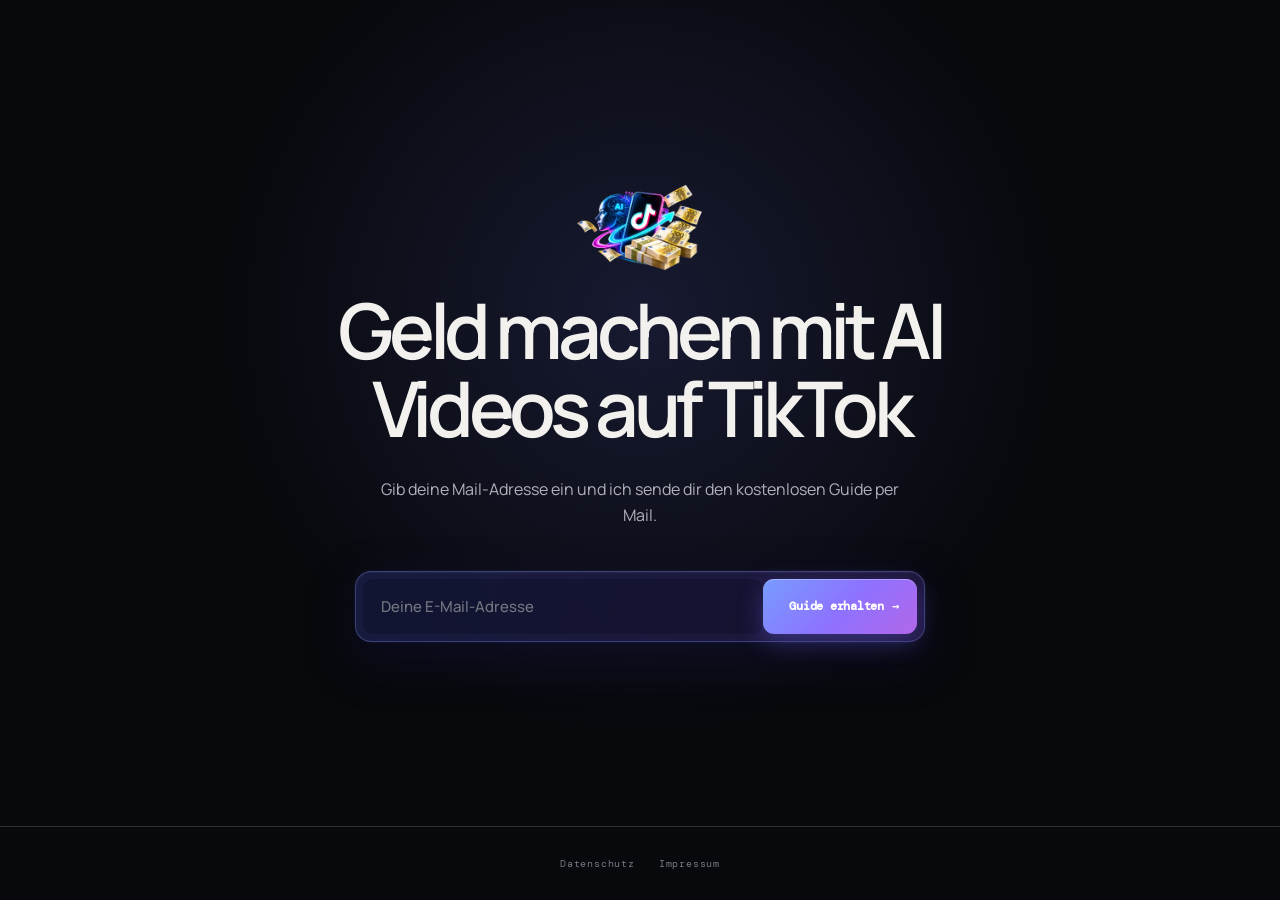
<file: index.html>
<!doctype html>
<html lang="de">
  <head>
    <meta charset="UTF-8" />
    <meta name="viewport" content="width=device-width, initial-scale=1" />
    <meta name="description" content="Mein kostenloser Guide: Geld machen mit AI Videos." />
    <meta name="theme-color" content="#08090d" />
    <meta property="og:title" content="Geld machen mit AI Videos auf TikTok" />
    <meta property="og:description" content="Trag deine E-Mail-Adresse ein und erhalte den kostenlosen Guide per Mail." />
    <meta property="og:type" content="website" />
    <meta property="og:image" content="./AI%20TikTok%20Money%20Machine.png" />
    <meta property="og:image:width" content="1536" />
    <meta property="og:image:height" content="1024" />
    <meta property="og:image:alt" content="AI TikTok Money Machine" />
    <meta name="twitter:card" content="summary_large_image" />
    <meta name="twitter:title" content="Geld machen mit AI Videos auf TikTok" />
    <meta name="twitter:description" content="Trag deine E-Mail-Adresse ein und erhalte den kostenlosen Guide per Mail." />
    <meta name="twitter:image" content="./AI%20TikTok%20Money%20Machine.png" />
    <meta name="twitter:image:alt" content="AI TikTok Money Machine" />
    <title>Geld machen mit AI Videos auf TikTok – kostenloser Guide</title>
    <link rel="preconnect" href="https://fonts.googleapis.com" />
    <link rel="preconnect" href="https://fonts.gstatic.com" crossorigin />
    <link href="https://fonts.googleapis.com/css2?family=DM+Mono:wght@400;500&family=Manrope:wght@400;500;600;700;800&display=swap" rel="stylesheet" />
    <link rel="stylesheet" href="./styles.css" />
  </head>
  <body>
    <main class="signup-page">
      <div class="signup-card">
        <img class="site-logo" src="./AI%20TikTok%20Money%20Machine.png" alt="AI TikTok Money Machine" />
        <h1>Geld machen mit AI Videos auf TikTok</h1>
        <p class="intro">Gib deine Mail-Adresse ein und ich sende dir den kostenlosen Guide per Mail.</p>
        <form id="signup-form" novalidate>
          <label class="sr-only" for="email">E-Mail-Adresse</label>
          <div class="input-row">
            <input id="email" name="email_address" type="email" autocomplete="email" placeholder="Deine E-Mail-Adresse" required />
            <button type="submit"><span class="button-icon" aria-hidden="true"></span>Guide erhalten <span aria-hidden="true">→</span></button>
          </div>
          <p class="form-message" id="form-message" role="status" aria-live="polite"></p>
        </form>
      </div>
    </main>
    <footer class="site-footer"><a href="./privacy.html">Datenschutz</a><a href="./legal.html">Impressum</a></footer>
    <script src="./script.js" defer></script>
  </body>
</html>
</file>
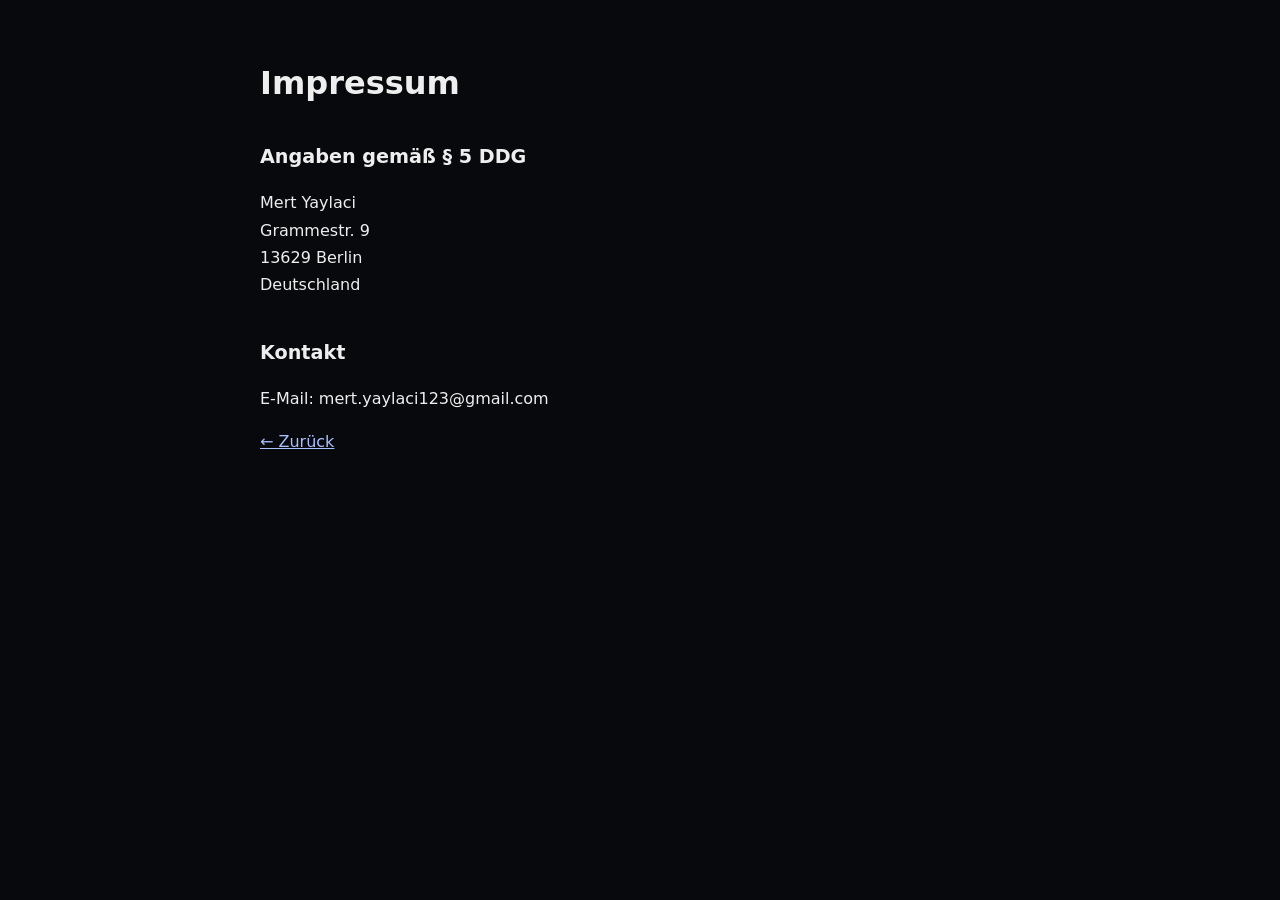
<file: legal.html>
<!doctype html>
<html lang="de">
  <head>
    <meta charset="UTF-8" />
    <meta name="viewport" content="width=device-width, initial-scale=1" />
    <title>Impressum – Geld machen mit AI Videos</title>
    <style>body{background:#08090d;color:#eee;font:16px system-ui,sans-serif;line-height:1.7;max-width:760px;margin:64px auto;padding:0 24px}h1{line-height:1.2}h2{margin-top:2em;font-size:1.2rem}a{color:#a9c0ff}</style>
  </head>
  <body>
    <h1>Impressum</h1>

    <h2>Angaben gemäß § 5 DDG</h2>
    <p>Mert Yaylaci<br>Grammestr. 9<br>13629 Berlin<br>Deutschland</p>

    <h2>Kontakt</h2>
    <p>E-Mail: mert.yaylaci123@gmail.com</p>

    <p><a href="./">← Zurück</a></p>
  </body>
</html>
</file>
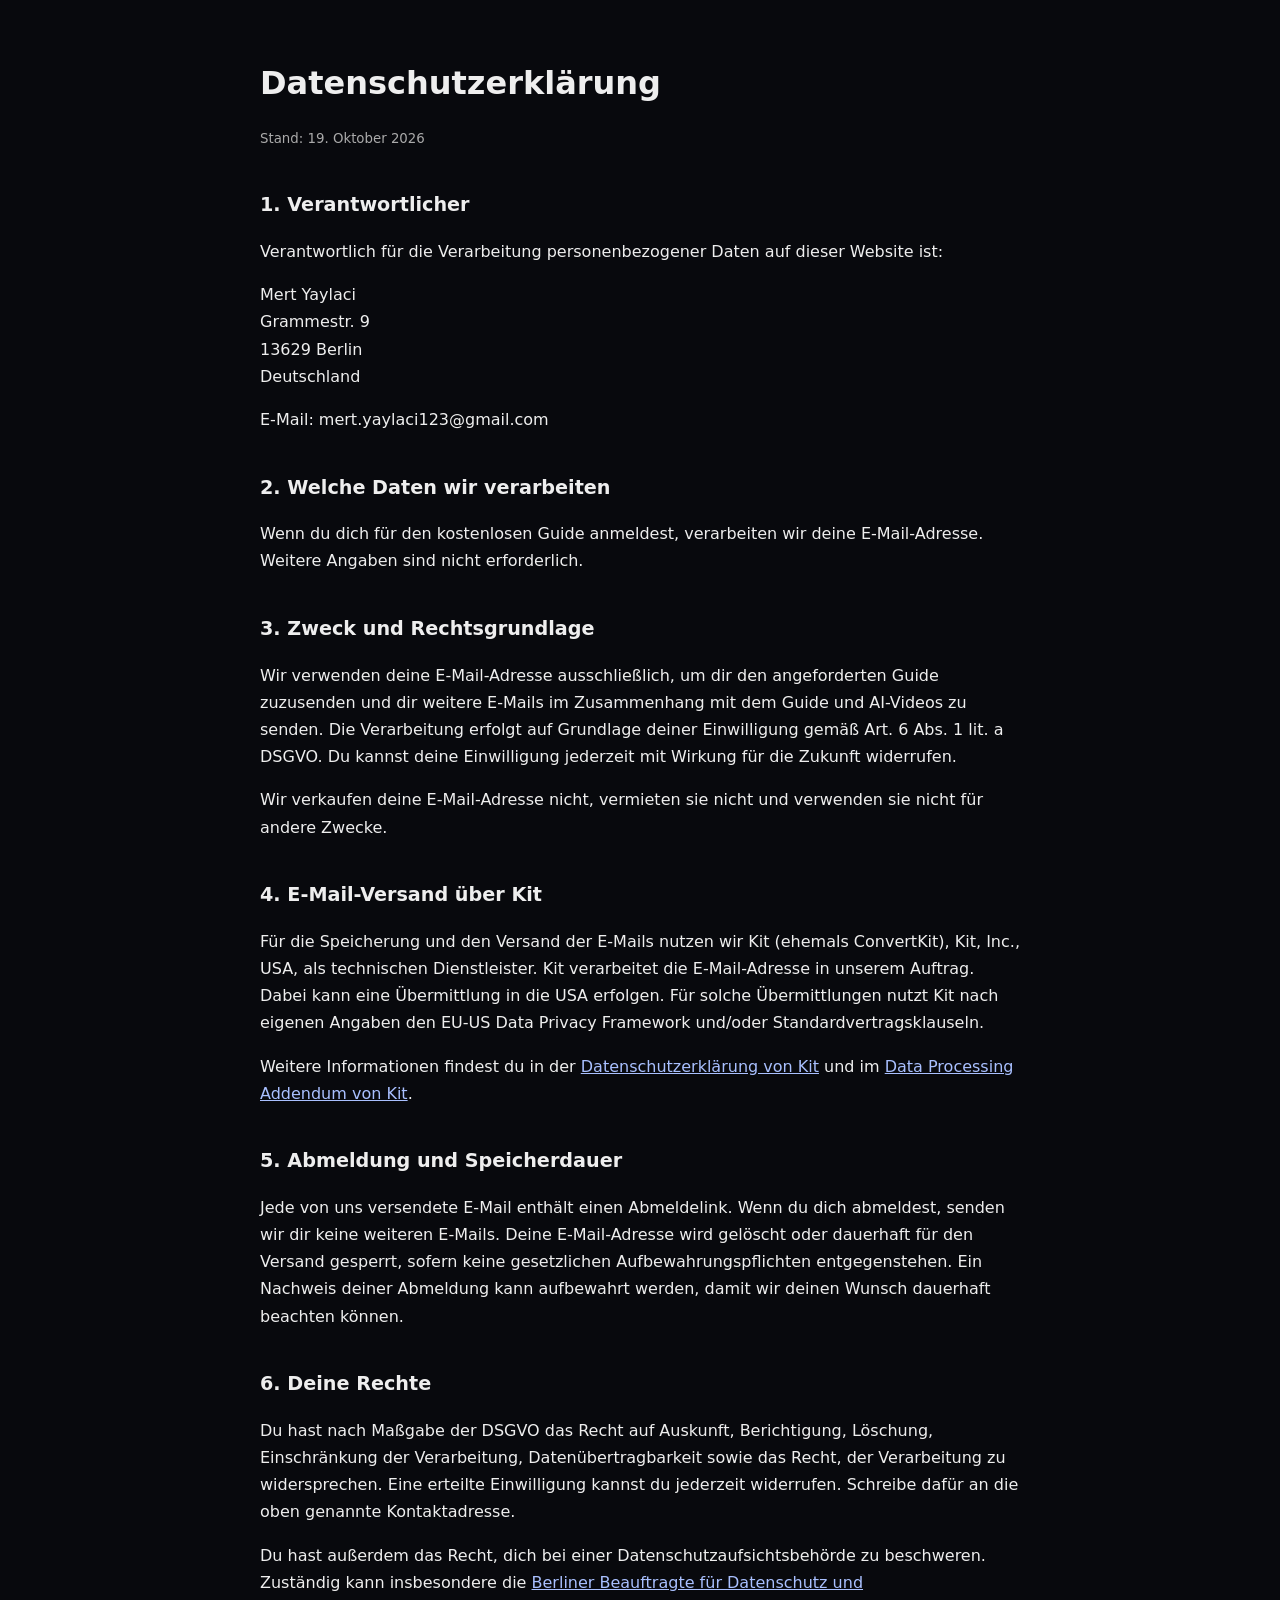
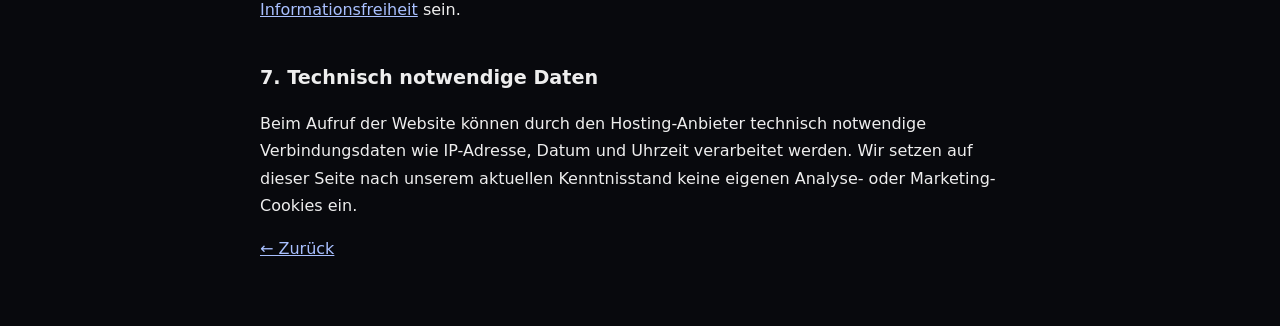
<file: privacy.html>
<!doctype html>
<html lang="de">
  <head>
    <meta charset="UTF-8" />
    <meta name="viewport" content="width=device-width, initial-scale=1" />
    <title>Datenschutzerklärung – Geld machen mit AI Videos</title>
    <style>body{background:#08090d;color:#eee;font:16px system-ui,sans-serif;line-height:1.7;max-width:760px;margin:64px auto;padding:0 24px}h1{line-height:1.2}h2{margin-top:2em;font-size:1.2rem}a{color:#a9c0ff}small{color:#aaa}</style>
  </head>
  <body>
    <h1>Datenschutzerklärung</h1>
    <p><small>Stand: 19. Oktober 2026</small></p>

    <h2>1. Verantwortlicher</h2>
    <p>Verantwortlich für die Verarbeitung personenbezogener Daten auf dieser Website ist:</p>
    <p>Mert Yaylaci<br>Grammestr. 9<br>13629 Berlin<br>Deutschland</p>
    <p>E-Mail: mert.yaylaci123@gmail.com</p>

    <h2>2. Welche Daten wir verarbeiten</h2>
    <p>Wenn du dich für den kostenlosen Guide anmeldest, verarbeiten wir deine E-Mail-Adresse. Weitere Angaben sind nicht erforderlich.</p>

    <h2>3. Zweck und Rechtsgrundlage</h2>
    <p>Wir verwenden deine E-Mail-Adresse ausschließlich, um dir den angeforderten Guide zuzusenden und dir weitere E-Mails im Zusammenhang mit dem Guide und AI-Videos zu senden. Die Verarbeitung erfolgt auf Grundlage deiner Einwilligung gemäß Art. 6 Abs. 1 lit. a DSGVO. Du kannst deine Einwilligung jederzeit mit Wirkung für die Zukunft widerrufen.</p>
    <p>Wir verkaufen deine E-Mail-Adresse nicht, vermieten sie nicht und verwenden sie nicht für andere Zwecke.</p>

    <h2>4. E-Mail-Versand über Kit</h2>
    <p>Für die Speicherung und den Versand der E-Mails nutzen wir Kit (ehemals ConvertKit), Kit, Inc., USA, als technischen Dienstleister. Kit verarbeitet die E-Mail-Adresse in unserem Auftrag. Dabei kann eine Übermittlung in die USA erfolgen. Für solche Übermittlungen nutzt Kit nach eigenen Angaben den EU-US Data Privacy Framework und/oder Standardvertragsklauseln.</p>
    <p>Weitere Informationen findest du in der <a href="https://kit.com/privacy" rel="noopener noreferrer">Datenschutzerklärung von Kit</a> und im <a href="https://kit.com/dpa" rel="noopener noreferrer">Data Processing Addendum von Kit</a>.</p>

    <h2>5. Abmeldung und Speicherdauer</h2>
    <p>Jede von uns versendete E-Mail enthält einen Abmeldelink. Wenn du dich abmeldest, senden wir dir keine weiteren E-Mails. Deine E-Mail-Adresse wird gelöscht oder dauerhaft für den Versand gesperrt, sofern keine gesetzlichen Aufbewahrungspflichten entgegenstehen. Ein Nachweis deiner Abmeldung kann aufbewahrt werden, damit wir deinen Wunsch dauerhaft beachten können.</p>

    <h2>6. Deine Rechte</h2>
    <p>Du hast nach Maßgabe der DSGVO das Recht auf Auskunft, Berichtigung, Löschung, Einschränkung der Verarbeitung, Datenübertragbarkeit sowie das Recht, der Verarbeitung zu widersprechen. Eine erteilte Einwilligung kannst du jederzeit widerrufen. Schreibe dafür an die oben genannte Kontaktadresse.</p>
    <p>Du hast außerdem das Recht, dich bei einer Datenschutzaufsichtsbehörde zu beschweren. Zuständig kann insbesondere die <a href="https://datenschutz-berlin.de/" rel="noopener noreferrer">Berliner Beauftragte für Datenschutz und Informationsfreiheit</a> sein.</p>

    <h2>7. Technisch notwendige Daten</h2>
    <p>Beim Aufruf der Website können durch den Hosting-Anbieter technisch notwendige Verbindungsdaten wie IP-Adresse, Datum und Uhrzeit verarbeitet werden. Wir setzen auf dieser Seite nach unserem aktuellen Kenntnisstand keine eigenen Analyse- oder Marketing-Cookies ein.</p>

    <p><a href="./">← Zurück</a></p>
  </body>
</html>
</file>
<file: styles.css>
:root {
    --bg: #08090d;
    --text: #f2f1ed;
    --muted: #9698a3;
    --line: rgba(255, 255, 255, .16);
    --blue: #a9c0ff;
    --sans: 'Manrope', sans-serif;
    --mono: 'DM Mono', monospace
}

* {
    box-sizing: border-box
}

body {
    margin: 0;
    min-height: 100vh;
    background: radial-gradient(circle at 50% 35%, #171a31 0, var(--bg) 48%);
    color: var(--text);
    font-family: var(--sans)
}

.signup-page {
    min-height: calc(100vh - 74px);
    display: grid;
    place-items: center;
    padding: 48px 22px
}

.signup-card {
    width: min(100%, 680px);
    text-align: center
}

.site-logo {
    display: block;
    width: min(100%, 130px);
    height: auto;
    aspect-ratio: 3/2;
    object-fit: contain;
    margin: 0 auto 20px;
    border-radius: 14px
}

h1 {
    max-width: 650px;
    margin: 0 auto;
    font-size: clamp(2.5rem, 6vw, 5rem);
    line-height: 1.02;
    letter-spacing: -.07em;
    font-weight: 600
}

.intro {
    max-width: 530px;
    margin: 28px auto 0;
    color: #b0b1ba;
    font-size: 16px;
    line-height: 1.65
}

.input-row {
    display: flex;
    max-width: 570px;
    margin: 42px auto 0;
    padding: 7px;
    border: 1px solid rgba(133, 150, 255, .3);
    border-radius: 16px;
    background: linear-gradient(110deg, rgba(25, 31, 70, .86), rgba(39, 27, 76, .7));
    box-shadow: 0 0 0 1px rgba(96, 110, 255, .06), 0 18px 48px rgba(22, 18, 71, .34), inset 0 1px 0 rgba(255, 255, 255, .05);
    transition: border-color .25s, box-shadow .25s, transform .25s
}

.input-row:focus-within {
    border-color: rgba(157, 176, 255, .9);
    box-shadow: 0 0 0 4px rgba(116, 128, 255, .13), 0 18px 55px rgba(48, 37, 130, .48), inset 0 1px 0 rgba(255, 255, 255, .08);
    transform: translateY(-1px)
}

.input-row input {
    width: 100%;
    min-width: 0;
    background: rgba(5, 7, 18, .28);
    border: 0;
    border-radius: 10px;
    outline: 0;
    color: #fff;
    padding: 17px 18px;
    font: 500 15px var(--sans)
}

.input-row input::placeholder {
    color: #747681
}

.input-row button {
    display: inline-flex;
    align-items: center;
    justify-content: center;
    gap: 8px;
    min-height: 52px;
    background: linear-gradient(135deg, #789cff 0%, #8d72ff 52%, #b267e9 100%);
    border: 0;
    border-radius: 11px;
    color: #fff;
    white-space: nowrap;
    padding: 0 18px;
    font: 700 12px var(--mono);
    letter-spacing: -.02em;
    cursor: pointer;
    box-shadow: 0 8px 24px rgba(111, 106, 255, .34), inset 0 1px 0 rgba(255, 255, 255, .3);
    transition: filter .2s, box-shadow .2s, transform .2s
}

.input-row button:hover {
    filter: brightness(1.1);
    box-shadow: 0 10px 30px rgba(125, 111, 255, .52), inset 0 1px 0 rgba(255, 255, 255, .35);
    transform: translateY(-1px)
}

.input-row button:focus-visible {
    outline: 3px solid rgba(176, 190, 255, .85);
    outline-offset: 3px
}

.input-row button:active {
    transform: translateY(0)
}

.button-icon {
    font-size: 14px;
}

.input-row button:disabled {
    opacity: .5
}

.form-message {
    height: 0;
    min-height: 0;
    overflow: hidden;
    color: var(--blue);
    font-size: 12px;
    margin: 0;
    opacity: 0;
    transition: height .2s ease, margin .2s ease, opacity .2s ease
}

.form-message:not(:empty) {
    height: auto;
    min-height: 20px;
    margin: 16px 0 0;
    opacity: 1
}

.form-message.error {
    color: #f1a7a7
}

.form-message.success {
    color: #b9d6ff
}

.form-reassurance {
    margin: 11px 0 0;
    color: #777b8d;
    font: 10px var(--mono);
    letter-spacing: .04em
}

.site-footer {
    height: 74px;
    display: flex;
    justify-content: center;
    gap: 24px;
    align-items: center;
    border-top: 1px solid var(--line);
    font: 10px var(--mono);
    letter-spacing: .08em
}

.site-footer a {
    color: #777985;
    text-decoration: none
}

.sr-only {
    position: absolute;
    width: 1px;
    height: 1px;
    padding: 0;
    margin: -1px;
    overflow: hidden;
    clip: rect(0, 0, 0, 0);
    white-space: nowrap;
    border: 0
}

@media(max-width:560px) {
    .signup-page {
        min-height: calc(100vh - 64px);
        padding: 36px 22px
    }

    .site-logo {
        width: min(100%, 120px);
        margin-bottom: 13px
    }

    h1 {
        font-size: clamp(2.35rem, 11vw, 3.5rem)
    }

    .intro {
        font-size: 14px;
        margin-top: 22px
    }

    .input-row {
        display: block;
        margin-top: 32px;
        padding: 7px
    }

    .input-row input {
        display: block;
        width: 100%;
        min-height: 54px;
        padding: 15px 16px
    }

    .input-row button {
        width: 100%;
        margin-top: 7px;
        padding: 15px 14px;
        min-height: 56px;
        font-size: 11px
    }

    .site-footer {
        height: 64px
    }
}
</file>
